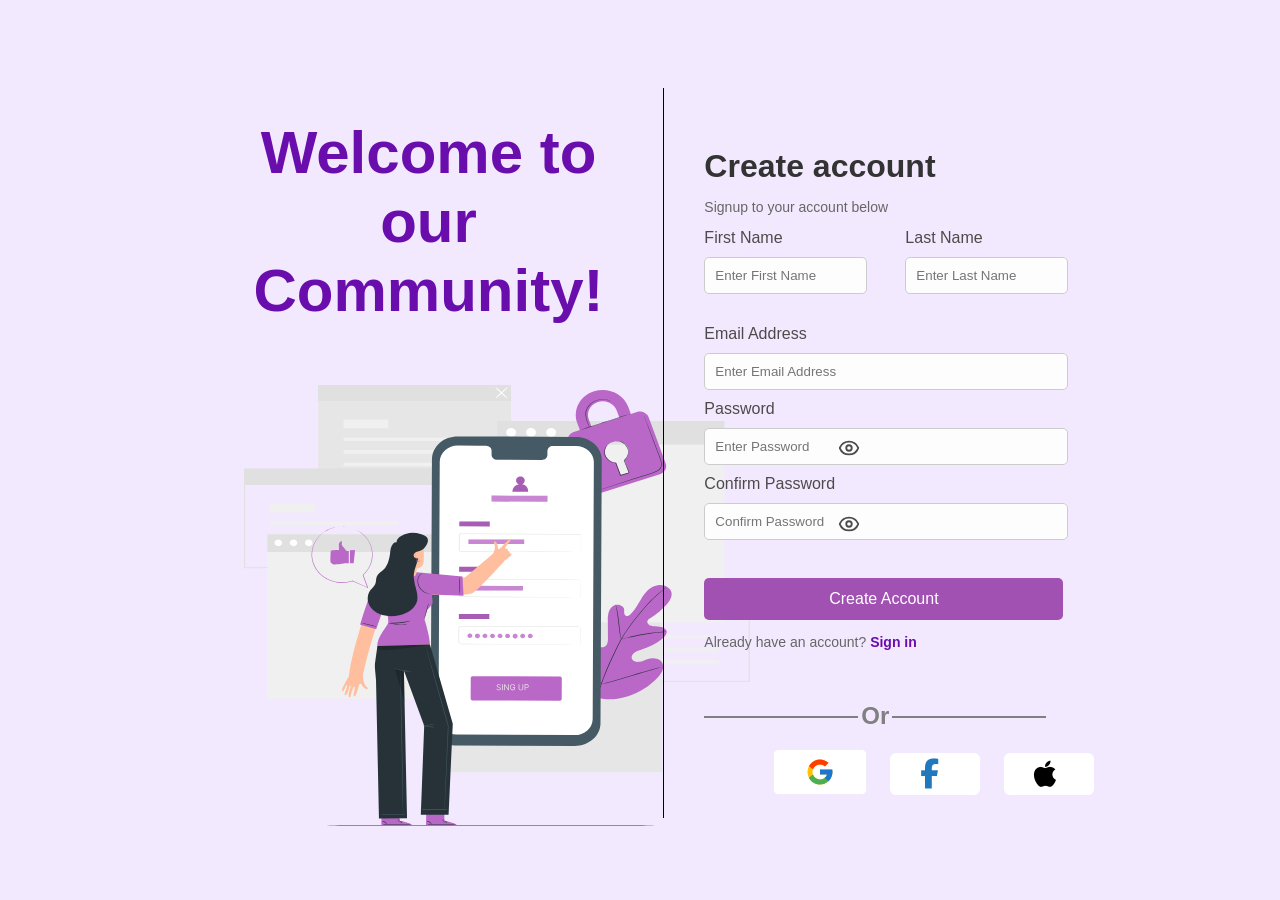
<file: index.html>
<!DOCTYPE html>
<html lang="en">

<head>
    <meta charset="UTF-8">
    <meta name="viewport" content="width=device-width, initial-scale=1.0">
    <title>SignUp form</title>
    <link rel="stylesheet" href="style.css">
    <link rel="stylesheet" href="https://cdnjs.cloudflare.com/ajax/libs/font-awesome/6.7.2/css/all.min.css">

</head>

<body>
    <div class="container">
        <div class="image_board">
            <p class="signup_illustration"><b>Welcome to our<br>
                    Community!</b></p>
            <div left_image>
                <img src="images/signup image.svg" alt="signup board">
            </div>
        </div>
        <div class="signup_form">
            <form class="form">
                <h1 id="heading">Create account</h1>
                <p>Signup to your account below</p>
                <div class="name">
                    <div class="fullname">

                        <label for="first_name"> First Name</label>
                        <br>
                        <input id="first_name" placeholder="Enter First Name" type="text">
                    </div>
                    <br>
                    <div class="fullname">
                        <label for="last_name">Last Name</label>
                        <br>
                        <input id="last_name" placeholder="Enter Last Name" type="text">
                    </div>
                </div>
                <br>
                <label for="email_address"> Email Address</label>
                <br>
                <input id=" email address" placeholder="Enter Email Address" type="email">
                <br>
                <div class="password">
                    <label for="password">Password</label>
                    <br>
                    <input id="password" placeholder="Enter Password" type="password">
                    <svg id="firsteye" xmlns="http://www.w3.org/2000/svg" width="22" height="22" viewBox="0 0 24 24"
                        fill="none" stroke="currentColor" stroke-width="2" stroke-linecap="round"
                        stroke-linejoin="round" class="lucide lucide-eye">
                        <path
                            d="M2.062 12.348a1 1 0 0 1 0-.696 10.75 10.75 0 0 1 19.876 0 1 1 0 0 1 0 .696 10.75 10.75 0 0 1-19.876 0" />
                        <circle cx="12" cy="12" r="3" />
                    </svg>
                </div>
                <label for="confirm_password">Confirm Password</label>
                <br>
                <input id="password" placeholder="Confirm Password" type="password" required>
                <svg id="secondeye" xmlns="http://www.w3.org/2000/svg" width="22" height="22" viewBox="0 0 24 24"
                    fill="none" stroke="currentColor" stroke-width="2" stroke-linecap="round" stroke-linejoin="round"
                    class="lucide lucide-eye">
                    <path
                        d="M2.062 12.348a1 1 0 0 1 0-.696 10.75 10.75 0 0 1 19.876 0 1 1 0 0 1 0 .696 10.75 10.75 0 0 1-19.876 0" />
                    <circle cx="12" cy="12" r="3" />
                </svg>
                <br>
                <button type="submit">Create Account </button>
                <p>Already have an account? <a href="login.html"><b>Sign in</b></a></p>
                <br>
                <h2 class="hr-lines">Or</h2>
                <div class="icons">
                    <a href="https://accounts.google.com/signup">
                        <svg id="svg" xmlns="http://www.w3.org/2000/svg" viewBox="0 0 48 48">
                            <path fill="#FFC107"
                                d="M43.611,20.083H42V20H24v8h11.303c-1.649,4.657-6.08,8-11.303,8c-6.627,0-12-5.373-12-12c0-6.627,5.373-12,12-12c3.059,0,5.842,1.154,7.961,3.039l5.657-5.657C34.046,6.053,29.268,4,24,4C12.955,4,4,12.955,4,24c0,11.045,8.955,20,20,20c11.045,0,20-8.955,20-20C44,22.659,43.862,21.35,43.611,20.083z">
                            </path>
                            <path fill="#FF3D00"
                                d="M6.306,14.691l6.571,4.819C14.655,15.108,18.961,12,24,12c3.059,0,5.842,1.154,7.961,3.039l5.657-5.657C34.046,6.053,29.268,4,24,4C16.318,4,9.656,8.337,6.306,14.691z">
                            </path>
                            <path fill="#4CAF50"
                                d="M24,44c5.166,0,9.86-1.977,13.409-5.192l-6.19-5.238C29.211,35.091,26.715,36,24,36c-5.202,0-9.619-3.317-11.283-7.946l-6.522,5.025C9.505,39.556,16.227,44,24,44z">
                            </path>
                            <path fill="#1976D2"
                                d="M43.611,20.083H42V20H24v8h11.303c-0.792,2.237-2.231,4.166-4.087,5.571c0.001-0.001,0.002-0.001,0.003-0.002l6.19,5.238C36.971,39.205,44,34,44,24C44,22.659,43.862,21.35,43.611,20.083z">
                            </path>
                        </svg>
                    </a>
                    <a href="https://www.facebook.com/r.php?entry_point=login">
                        <i class="fa-brands fa-facebook-f"></i>
                    </a>
                    <a href="https://account.apple.com/account#!&page=create">
                        <i class="fa-brands fa-apple"></i>
                    </a>
                </div>
            </form>
        </div>
    </div>

</body>

</html>
</file>
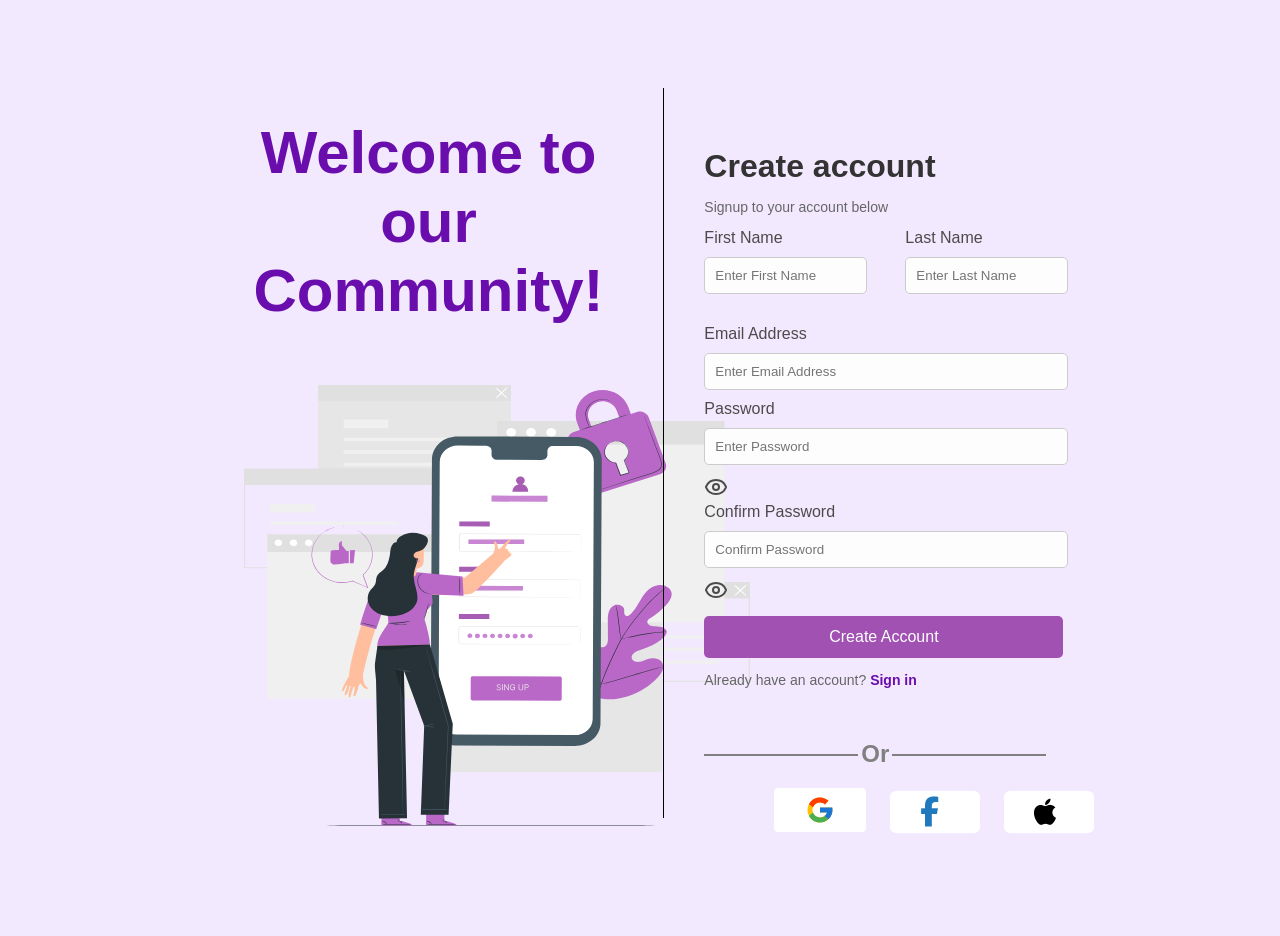
<file: CSS_form/index.html>
<!DOCTYPE html>
<html lang="en">

<head>
    <meta charset="UTF-8">
    <meta name="viewport" content="width=device-width, initial-scale=1.0">
    <title>Document</title>
    <link rel="stylesheet" href="style.css">
    <link rel="stylesheet" href="https://cdnjs.cloudflare.com/ajax/libs/font-awesome/6.7.2/css/all.min.css">

</head>

<body>
    <div class="container">
        <div class="image_board">
            <p class="signup_illustration"><b>Welcome to our<br>
                Community!</b></p>
            <div left_image>
                <img src="images/signup image.svg" alt="signup board">
            </div>
        </div>
        <div class="signup_form">
            <form class="form">
                <h1 id="heading">Create account</h1>
                <p>Signup to your account below</p>
                <div class="name">
                    <div class="fullname">

                        <label for="first_name"> First Name</label>
                        <br>
                        <input id="first_name" placeholder="Enter First Name" type="text">
                    </div>
                    <br>
                    <div class="fullname">
                        <label for="last_name">Last Name</label>
                        <br>
                        <input id="last_name" placeholder="Enter Last Name" type="text">
                    </div>
                </div>
                <br>
                <label for="email_address"> Email Address</label>
                <br>
                <input id=" email address" placeholder="Enter Email Address" type="email">
                <br>
                <div class="password">
                <label for="password">Password</label>
                <br>
                <input id="password" placeholder="Enter Password" type="password">
                <svg xmlns="http://www.w3.org/2000/svg" width="24" height="24" viewBox="0 0 24 24" fill="none" stroke="currentColor" stroke-width="2" stroke-linecap="round" stroke-linejoin="round" class="lucide lucide-eye"><path d="M2.062 12.348a1 1 0 0 1 0-.696 10.75 10.75 0 0 1 19.876 0 1 1 0 0 1 0 .696 10.75 10.75 0 0 1-19.876 0"/><circle cx="12" cy="12" r="3"/></svg>
                </div>
                <label for="confirm_password">Confirm Password</label>
                <br>
                <input id="password" placeholder="Confirm Password" type="password" required>
                <svg xmlns="http://www.w3.org/2000/svg" width="24" height="24" viewBox="0 0 24 24" fill="none" stroke="currentColor" stroke-width="2" stroke-linecap="round" stroke-linejoin="round" class="lucide lucide-eye"><path d="M2.062 12.348a1 1 0 0 1 0-.696 10.75 10.75 0 0 1 19.876 0 1 1 0 0 1 0 .696 10.75 10.75 0 0 1-19.876 0"/><circle cx="12" cy="12" r="3"/></svg>
                <br>
                <button type="submit">Create Account </button>
                <p>Already have an account? <a href="login.html"><b>Sign in</b></a></p>
                <br>
                <h2 class="hr-lines">Or</h2>
                <div class="icons">
                    <a href="https://accounts.google.com/signup">
                        <svg id="svg" xmlns="http://www.w3.org/2000/svg" viewBox="0 0 48 48">
                            <path fill="#FFC107"
                                d="M43.611,20.083H42V20H24v8h11.303c-1.649,4.657-6.08,8-11.303,8c-6.627,0-12-5.373-12-12c0-6.627,5.373-12,12-12c3.059,0,5.842,1.154,7.961,3.039l5.657-5.657C34.046,6.053,29.268,4,24,4C12.955,4,4,12.955,4,24c0,11.045,8.955,20,20,20c11.045,0,20-8.955,20-20C44,22.659,43.862,21.35,43.611,20.083z">
                            </path>
                            <path fill="#FF3D00"
                                d="M6.306,14.691l6.571,4.819C14.655,15.108,18.961,12,24,12c3.059,0,5.842,1.154,7.961,3.039l5.657-5.657C34.046,6.053,29.268,4,24,4C16.318,4,9.656,8.337,6.306,14.691z">
                            </path>
                            <path fill="#4CAF50"
                                d="M24,44c5.166,0,9.86-1.977,13.409-5.192l-6.19-5.238C29.211,35.091,26.715,36,24,36c-5.202,0-9.619-3.317-11.283-7.946l-6.522,5.025C9.505,39.556,16.227,44,24,44z">
                            </path>
                            <path fill="#1976D2"
                                d="M43.611,20.083H42V20H24v8h11.303c-0.792,2.237-2.231,4.166-4.087,5.571c0.001-0.001,0.002-0.001,0.003-0.002l6.19,5.238C36.971,39.205,44,34,44,24C44,22.659,43.862,21.35,43.611,20.083z">
                            </path>
                        </svg>
                    </a>
                    <a href="https://www.facebook.com/r.php?entry_point=login">
                        <i class="fa-brands fa-facebook-f"></i>
                    </a>
                    <a href="https://account.apple.com/account#!&page=create">
                        <i class="fa-brands fa-apple"></i>
                    </a>
                </div>
            </form>
        </div>
    </div>

</body>

</html>
</file>
<file: style.css>
.container {
    display: flex;
    justify-content: center;
    width: 65%;
    margin: auto;
    border-radius: 8px;
}

.signup_paragraph {
    font-weight: 100;
    font-size: xx-large;
}


body {
    font-family: Arial, sans-serif;
    background-color: #f3e9ff;

}

.signup_form {
    display: flex;
    justify-content: center;
    border-left: solid 1px black;
    padding-left: 20px;
    padding-right: 20px;
    width: 45%;
    padding: 40px;
    margin: auto;
    color: rgb(77, 74, 74);
    height: 650px;
    margin-top: 80px;
}

.signup_form h1 {
    margin: 0;
    color: #333;
}

.signup_form p {
    color: #666;
    font-size: 14px;
}

.image_board {
    border: 0 0 0 3px solid purple;
    font-size: 60px;
    width: 45%;
    background-color: #f3e9ff;
    text-align: center;
    padding: 50px;
    height: 610px;


}

.signup_illustration {
    color: #6a0dad;
    font-family: Impact, Haettenschweiler, 'Arial Narrow Bold', sans-serif
}

.left_image {
    width: 150%;
    margin-top: 20px
}

.signup_form input {
    background-color: rgb(253, 253, 253);
    width: 100%;
    padding: 10px;
    margin: 10px 0;
    border: 1px solid #ccc;
    border-radius: 5px;

}

.form {
    margin-top: 20px;
}

.name {
    display: flex;
    justify-content: center;
    gap: 30px;
    text-align: center;
}

.signup_form label {
    float: left;
}

.signup_form button {
    width: 105%;
    padding: 12px;
    background-color: rgb(160, 81, 178);
    color: white;
    border: none;
    border-radius: 5px;
    font-size: 16px;
    cursor: pointer;
    margin-top: 10px;
}

button:hover {
    background-color: #580b9a;
}

.signup_form a {
    color: #6a0dad;
    text-decoration: none;
    font-weight: bold;
}

.signup_form a:hover {
    text-decoration: underline;
}

.fullname {
    display: block;
    margin-bottom: 1%;
    gap: 9%;
    color: rgb(77, 74, 74);
}

#firstname {
    width: 210px;
}

#lastname {
    width: 215px;
    color: rgb(87, 85, 85);
}

#fullname input {
    padding: 15px;
    width: 10%;
    gap: 20px;
}

h4 {
    display: flex;
    flex-direction: row;


}

.hr-lines {
    position: relative;
    max-width: 600px;
    text-align: center;
    color: gray;
}

.hr-lines:before {
    content: " ";
    height: 2px;
    width: 45%;
    background: grey;
    display: block;
    position: absolute;
    top: 50%;
    left: 0;
}

.hr-lines:after {
    content: " ";
    height: 2px;
    width: 45%;
    background: gray;
    display: block;
    position: absolute;
    top: 50%;
    right: 0;
}

.icons {
    display: flex;
    align-items: center;
    margin: 0px auto;
    gap: 7%;
}

#svg {
    x: 0px;
    y: 0px;
    width: 30px;
    height: 30px;
    margin-bottom: 100px;
    padding: 6px 30px;
    border: solid 1px;
    border-radius: 4px;
    color: white;
    background-color: white;
    margin-left: 70px;
    cursor: pointer;
}

.fa-apple {
    font-size: 30px;
    margin-bottom: 100px;
    width: 30px;
    height: 30px;
    padding: 6px 30px;
    border: none;
    border-radius: 6px;
    background-color: white;
    cursor: pointer;
    color: black;
}

.fa-facebook-f {
    font-size: 30px;
    color: #2179BD;
    margin-bottom: 100px;
    width: 30px;
    height: 30px;
    padding: 6px 30px;
    border: none;
    border-radius: 6px;
    background-color: white;
    cursor: pointer;
}

.name {
    display: flex;
    justify-content: center;
    gap: 30px;
    text-align: center;
}

#firsteye {
    position: absolute;
    top: 437px;
    right: 420px;
}

#secondeye {
    position: absolute;
    top: 513px;
    right: 420px;

}
</file>
<file: CSS_form/style.css>
.container {
    display: flex;
    justify-content: center;
    width: 65%;
    /* background-color: white; */
    margin: auto;
    border-radius: 8px;
    /* border: solid 1px #580b9a; */
}


body {
    font-family: Arial, sans-serif;
    /* background-color: white; */
    background-color: #f3e9ff;

}

.signup_form {
    display: flex;
    justify-content: center;
    border-left: solid 1px black;
    padding-left: 20px;
    padding-right: 20px;
    width: 45%;
    padding: 40px;
    /* background-color: #f3e9ff; */
    margin: auto;
    color: rgb(77, 74, 74);
    height: 650px;
    margin-top: 80px;
}

.signup_form h1 {
    margin: 0;
    color: #333;
}

.signup_form p {
    color: #666;
    font-size: 14px;
}

.image_board {
    border: 0 0 0 3px solid purple;
    font-size: 60px;
    width: 45%;
    background-color: #f3e9ff;
    text-align: center;
    padding: 50px;
    height: 610px;


}

.signup_illustration {
    color: #6a0dad;
    font-family:Impact, Haettenschweiler, 'Arial Narrow Bold', sans-serif
}

.left_image {
    width: 150%;
    margin-top: 20px
}

.signup_form input {
    background-color: rgb(253, 253, 253);
    width: 100%;
    padding: 10px;
    margin: 10px 0;
    border: 1px solid #ccc;
    border-radius: 5px;

}

.form {
    margin-top: 20px;
}

.name {
    display: flex;
    justify-content: center;
    gap: 30px;
    text-align: center;
}

.signup_form label {
    float: left;
}

.signup_form button {
    width: 105%;
    padding: 12px;
    background-color: rgb(160, 81, 178);
    color: white;
    border: none;
    border-radius: 5px;
    font-size: 16px;
    cursor: pointer;
    margin-top: 10px;
}

button:hover {
    background-color: #580b9a;
}

.signup_form a {
    color: #6a0dad;
    text-decoration: none;
    font-weight: bold;
}

.signup_form a:hover {
    text-decoration: underline;
}

.fullname {
    display: block;
    /* display: flex; */
    margin-bottom: 1%;
    gap: 9%;
    color: rgb(77, 74, 74);
}

#firstname {
    width: 210px;
}

#lastname {
    width: 215px;
    color: rgb(87, 85, 85);
}

#fullname input {
    padding: 15px;
    width: 10%;
    gap: 20px;
}

h4 {
    display: flex;
    flex-direction: row;


}
.fa-eye{
    position: absolute;
    bottom: 3%;
    right: 1%;

}



.hr-lines {
    position: relative;
    max-width: 600px;
    text-align: center;
    color: gray;
}

.hr-lines:before {
    content: " ";
    height: 2px;
    width: 45%;
    background: grey;
    display: block;
    position: absolute;
    top: 50%;
    left: 0;
}

.hr-lines:after {
    content: " ";
    height: 2px;
    width: 45%;
    background: gray;
    display: block;
    position: absolute;
    top: 50%;
    right: 0;
}

.icons {
    display: flex;
    align-items: center;
    margin: 0px auto;
    gap: 7%;
}

#svg {
    x: 0px;
    y: 0px;
    width: 30px;
    height: 30px;
    margin-bottom: 100px;
    padding: 6px 30px;
    border: solid 1px;
    border-radius: 4px;
    color: white;
    background-color: white;
    margin-left: 70px;
    cursor: pointer;
}

.fa-apple {
    font-size: 30px;
    margin-bottom: 100px;
    width: 30px;
    height: 30px;
    padding: 6px 30px;
    border: none;
    border-radius: 6px;
    background-color: white;
    cursor: pointer;
    color: black;
}

.fa-facebook-f {
    font-size: 30px;
    color: #2179BD;
    margin-bottom: 100px;
    width: 30px;
    height: 30px;
    padding: 6px 30px;
    border: none;
    border-radius: 6px;
    background-color: white;
    cursor: pointer;
}
/* .password{
    display: flex;
} */
.name {
    display: flex;
    justify-content: center;
    gap: 30px;
    text-align: center;
}

/* .password svg{
    position:absolute;
    top: 40px;
    right: 8px;
} */
</file>
